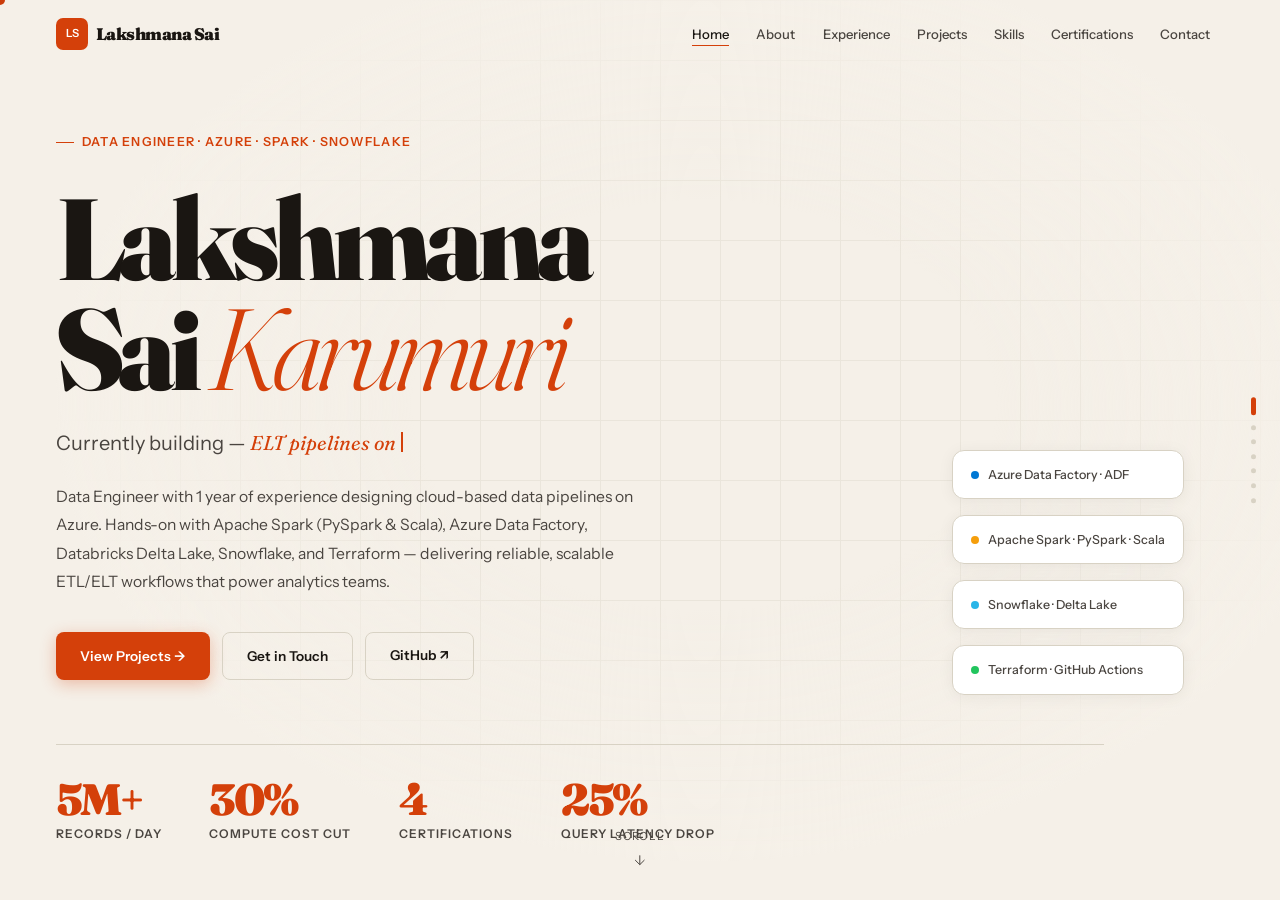
<file: index.html>
<!DOCTYPE html>
<html lang="en">
<head>
<meta charset="UTF-8"/>
<meta name="viewport" content="width=device-width,initial-scale=1"/>
<meta name="description" content="Lakshmana Sai Karumuri — Data Engineer | Azure | Spark | Snowflake"/>
<title>Lakshmana Sai Karumuri</title>
<link rel="preconnect" href="https://fonts.googleapis.com"/>
<link rel="preconnect" href="https://fonts.gstatic.com" crossorigin/>
<link href="https://fonts.googleapis.com/css2?family=Fraunces:ital,opsz,wght@0,9..144,300;0,9..144,500;0,9..144,700;0,9..144,900;1,9..144,300;1,9..144,700&family=Instrument+Sans:ital,wght@0,400;0,500;0,600;1,400&display=swap" rel="stylesheet"/>
<style>
*,*::before,*::after{margin:0;padding:0;box-sizing:border-box}
html{font-size:16px}
:root{
  --ink:#1a1612;--ink2:#4a4540;--paper:#f5f0e8;--cream:#ede8dd;
  --rule:#d8d2c4;--fire:#d4400a;--fire2:#ff6b35;--gold:#c8922a;
  --azure:#0078d4;--spark:#e25a1c;--snow:#29b5e8;
  --fh:'Fraunces',Georgia,serif;--fb:'Instrument Sans',system-ui,sans-serif;
  --nav:68px;--max:1160px;--ease:cubic-bezier(.77,0,.175,1);
  --snappy:cubic-bezier(.34,1.56,.64,1);
}
body{background:var(--paper);color:var(--ink);font-family:var(--fb);line-height:1.6;overflow-x:hidden;cursor:none}
a{color:inherit;text-decoration:none}
::selection{background:var(--fire);color:#fff}
::-webkit-scrollbar{width:3px}
::-webkit-scrollbar-thumb{background:var(--fire);border-radius:2px}

/* CURSOR */
#csr{position:fixed;width:10px;height:10px;background:var(--fire);border-radius:50%;pointer-events:none;z-index:9999;transform:translate(-50%,-50%);transition:width .25s var(--snappy),height .25s var(--snappy),background .2s;mix-blend-mode:multiply}
#csr.big{width:44px;height:44px;background:var(--fire2);opacity:.4}

/* NAV */
.nav{position:fixed;top:0;left:0;right:0;height:var(--nav);display:flex;align-items:center;padding:0 clamp(1.25rem,5vw,3.5rem);z-index:800;transition:background .4s,border-color .4s}
.nav.stuck{background:rgba(245,240,232,.92);backdrop-filter:blur(14px);border-bottom:1px solid var(--rule)}
.nav-brand{font-family:var(--fh);font-weight:900;font-size:1.05rem;letter-spacing:-.03em;cursor:pointer;display:flex;align-items:center;gap:.5rem}
.bsq{width:32px;height:32px;border-radius:7px;background:var(--fire);color:#fff;display:grid;place-items:center;font-size:.7rem;font-family:var(--fb);font-weight:600;flex-shrink:0}
.nav ul{margin-left:auto;display:flex;list-style:none}
.nav ul a{font-size:.82rem;font-weight:500;color:var(--ink2);padding:.45rem .85rem;border-radius:6px;cursor:pointer;transition:color .2s;position:relative}
.nav ul a::after{content:'';position:absolute;bottom:3px;left:.85rem;right:.85rem;height:1.5px;background:var(--fire);transform:scaleX(0);transform-origin:left;transition:transform .3s var(--ease)}
.nav ul a:hover{color:var(--ink)}
.nav ul a:hover::after,.nav ul a.on::after{transform:scaleX(1)}
.nav ul a.on{color:var(--ink)}
.burger{display:none;background:none;border:none;cursor:pointer;margin-left:auto;padding:6px;gap:4px;flex-direction:column}
.burger span{display:block;width:22px;height:1.5px;background:var(--ink);transition:.3s}
.burger.x span:nth-child(1){transform:translateY(5.5px) rotate(45deg)}
.burger.x span:nth-child(2){opacity:0}
.burger.x span:nth-child(3){transform:translateY(-5.5px) rotate(-45deg)}

/* MOBILE MENU */
.mob{position:fixed;inset:0;top:var(--nav);background:var(--paper);z-index:700;display:flex;flex-direction:column;justify-content:center;align-items:flex-start;padding:2rem clamp(1.25rem,8vw,4rem);gap:.5rem;clip-path:inset(0 0 100% 0);transition:clip-path .6s var(--ease)}
.mob.open{clip-path:inset(0 0 0% 0)}
.mob a{font-family:var(--fh);font-size:clamp(2rem,6vw,3.5rem);font-weight:700;color:var(--ink);cursor:pointer;opacity:0;transform:translateY(20px);transition:opacity .4s,transform .4s,color .2s}
.mob.open a{opacity:1;transform:none}
.mob.open a:nth-child(1){transition-delay:.05s}.mob.open a:nth-child(2){transition-delay:.1s}
.mob.open a:nth-child(3){transition-delay:.15s}.mob.open a:nth-child(4){transition-delay:.2s}
.mob.open a:nth-child(5){transition-delay:.25s}.mob.open a:nth-child(6){transition-delay:.3s}
.mob.open a:nth-child(7){transition-delay:.35s}
.mob a:hover{color:var(--fire)}

/* PAGE SYSTEM */
.pg{min-height:100vh;width:100%;position:absolute;top:0;left:0;display:none;flex-direction:column;will-change:transform,opacity}
.pg.cur{display:flex;position:relative}
.pg-in{animation:pgIn .65s var(--ease) both}
.pg-out{animation:pgOut .4s var(--ease) both;pointer-events:none}
@keyframes pgIn{from{opacity:0;transform:translateY(36px)}to{opacity:1;transform:none}}
@keyframes pgOut{from{opacity:1;transform:none}to{opacity:0;transform:translateY(-24px)}}

/* SHARED LAYOUT */
.wrap{width:100%;max-width:var(--max);margin:0 auto;padding:calc(var(--nav) + 4rem) clamp(1.25rem,5vw,3rem) 5rem}
.sh{margin-bottom:4rem}
.sh-num{font-family:var(--fh);font-size:.75rem;font-weight:500;color:var(--fire);letter-spacing:.12em;text-transform:uppercase;display:inline-flex;align-items:center;gap:.5rem;margin-bottom:1rem}
.sh-num::before{content:'';display:block;width:24px;height:1px;background:var(--fire)}
.sh h2{font-family:var(--fh);font-size:clamp(2.2rem,4.5vw,3.6rem);font-weight:900;letter-spacing:-.04em;line-height:1;color:var(--ink)}
.sh h2 em{font-style:italic;font-weight:300;color:var(--fire)}
.sh p{margin-top:.85rem;font-size:1rem;color:var(--ink2);max-width:500px;font-style:italic}

/* REVEAL */
.r{opacity:0;transform:translateY(28px);transition:opacity .7s var(--ease),transform .7s var(--ease)}
.r.show{opacity:1;transform:none}

/* DOTS */
.dots{position:fixed;right:1.5rem;top:50%;transform:translateY(-50%);display:flex;flex-direction:column;gap:.6rem;z-index:600}
.dot{width:5px;height:5px;border-radius:3px;background:var(--rule);border:none;cursor:pointer;transition:background .3s,height .3s}
.dot.on{background:var(--fire);height:18px}
@media(max-width:768px){.dots{display:none}}

/* BUTTONS */
.btn{display:inline-flex;align-items:center;gap:.45rem;font-family:var(--fb);font-size:.85rem;font-weight:600;border-radius:8px;padding:.75rem 1.5rem;cursor:pointer;border:none;transition:transform .25s var(--snappy),box-shadow .25s}
.btn:active{transform:scale(.97)!important}
.btn-fire{background:var(--fire);color:#fff;box-shadow:0 4px 16px rgba(212,64,10,.3)}
.btn-fire:hover{transform:translateY(-3px);box-shadow:0 8px 28px rgba(212,64,10,.4)}
.btn-ghost{background:transparent;color:var(--ink);border:1.5px solid var(--rule)}
.btn-ghost:hover{border-color:var(--ink);transform:translateY(-2px)}
.btn-sm{padding:.5rem 1.1rem;font-size:.78rem;border-radius:6px}
.btn-link{display:inline-flex;align-items:center;gap:.35rem;font-size:.82rem;font-weight:600;color:var(--fire);border:none;background:none;cursor:pointer;padding:0;transition:gap .2s}
.btn-link:hover{gap:.6rem}

/* ── HOME ── */
#home{justify-content:center;min-height:100vh;overflow:hidden;position:relative}
.grid-bg{position:absolute;inset:0;background-image:linear-gradient(var(--rule) 1px,transparent 1px),linear-gradient(90deg,var(--rule) 1px,transparent 1px);background-size:60px 60px;opacity:.35;animation:gridScroll 20s linear infinite;z-index:0}
@keyframes gridScroll{from{background-position:0 0}to{background-position:60px 60px}}
.radial-fade{position:absolute;inset:0;background:radial-gradient(ellipse 65% 65% at 55% 45%,transparent 35%,var(--paper) 78%);z-index:0}
.home-body{position:relative;z-index:1;max-width:var(--max);width:100%;padding:0 clamp(1.25rem,5vw,3.5rem);padding-top:var(--nav)}

.h-tag{display:inline-flex;align-items:center;gap:.5rem;font-size:.78rem;font-weight:600;letter-spacing:.1em;text-transform:uppercase;color:var(--fire);margin-bottom:2rem;opacity:0;animation:up .6s .1s var(--ease) forwards}
.h-tag::before{content:'';display:block;width:18px;height:1px;background:var(--fire)}
.h-name{font-family:var(--fh);font-size:clamp(3.5rem,9vw,8rem);font-weight:900;letter-spacing:-.05em;line-height:.95;color:var(--ink);opacity:0;animation:up .7s .2s var(--ease) forwards}
.h-name em{font-style:italic;font-weight:300;color:var(--fire)}
.h-role{margin-top:1.5rem;font-size:clamp(1rem,2vw,1.25rem);font-weight:400;color:var(--ink2);opacity:0;animation:up .7s .35s var(--ease) forwards}
.type-el{color:var(--fire);font-style:italic;font-family:var(--fh)}
.blink{display:inline-block;width:2px;height:1em;background:var(--fire);margin-left:1px;vertical-align:-.1em;animation:blink .85s infinite}
@keyframes blink{0%,100%{opacity:1}50%{opacity:0}}
.h-bio{margin-top:1.5rem;max-width:580px;font-size:.98rem;color:var(--ink2);line-height:1.8;opacity:0;animation:up .7s .48s var(--ease) forwards}
.h-actions{margin-top:2.25rem;display:flex;flex-wrap:wrap;gap:.75rem;opacity:0;animation:up .7s .6s var(--ease) forwards}
.h-stats{display:flex;flex-wrap:wrap;gap:3rem;margin-top:4rem;padding-top:2rem;border-top:1px solid var(--rule);opacity:0;animation:up .7s .75s var(--ease) forwards}
.stat h4{font-family:var(--fh);font-size:2.75rem;font-weight:900;color:var(--fire);letter-spacing:-.06em;line-height:1}
.stat p{font-size:.75rem;font-weight:600;letter-spacing:.08em;text-transform:uppercase;color:var(--ink2);margin-top:.2rem}

.h-badges{position:absolute;right:clamp(1rem,8vw,6rem);top:50%;transform:translateY(-40%);display:flex;flex-direction:column;gap:1rem;opacity:0;animation:up .8s .9s var(--ease) forwards;z-index:1}
.hb{background:#fff;border:1px solid var(--rule);border-radius:12px;padding:.85rem 1.1rem;font-size:.78rem;font-weight:500;color:var(--ink2);display:flex;align-items:center;gap:.6rem;box-shadow:0 2px 16px rgba(0,0,0,.06);transition:transform .4s var(--snappy),box-shadow .4s}
.hb:hover{transform:translateY(-4px) rotate(-1deg);box-shadow:0 8px 30px rgba(0,0,0,.1)}
.db{width:8px;height:8px;border-radius:50%;flex-shrink:0}
.dg{background:#22c55e}.da{background:#f59e0b}.db2{background:#0078d4}.dp{background:#29b5e8}

.scrl{position:absolute;bottom:2rem;left:50%;transform:translateX(-50%);display:flex;flex-direction:column;align-items:center;gap:.4rem;z-index:1;color:var(--ink2);font-size:.7rem;letter-spacing:.08em;text-transform:uppercase;cursor:pointer;animation:fade 2s ease infinite}
.scrl svg{animation:bounce 1.4s ease infinite}
@keyframes bounce{0%,100%{transform:translateY(0)}50%{transform:translateY(5px)}}
@keyframes fade{0%,100%{opacity:.5}50%{opacity:1}}
@keyframes up{from{opacity:0;transform:translateY(24px)}to{opacity:1;transform:none}}

/* ── ABOUT ── */
.ab-grid{display:grid;grid-template-columns:1fr 1fr;gap:3rem;align-items:start}
@media(max-width:820px){.ab-grid{grid-template-columns:1fr}}
.ab-card{background:#fff;border:1px solid var(--rule);border-radius:16px;padding:2.25rem;transition:transform .4s var(--snappy),box-shadow .4s}
.ab-card:hover{transform:translateY(-5px);box-shadow:0 12px 40px rgba(0,0,0,.08)}
.ab-card h3{font-family:var(--fh);font-size:1.5rem;font-weight:700;letter-spacing:-.03em;margin-bottom:1.25rem}
.ab-card p{font-size:.9rem;color:var(--ink2);line-height:1.8;margin-bottom:.85rem}
.hi-grid{display:grid;grid-template-columns:1fr 1fr;gap:1rem}
.hi{background:#fff;border:1px solid var(--rule);border-radius:14px;padding:1.5rem;transition:border-color .3s,transform .4s var(--snappy),box-shadow .4s;position:relative;overflow:hidden}
.hi::before{content:'';position:absolute;inset:0;background:linear-gradient(135deg,rgba(212,64,10,.04) 0%,transparent 60%);opacity:0;transition:opacity .3s}
.hi:hover{border-color:var(--fire);transform:translateY(-4px);box-shadow:0 10px 30px rgba(212,64,10,.1)}
.hi:hover::before{opacity:1}
.hi-ic{font-size:1.5rem;margin-bottom:.7rem}
.hi h4{font-family:var(--fh);font-size:.95rem;font-weight:700;margin-bottom:.35rem}
.hi p{font-size:.78rem;color:var(--ink2);line-height:1.6}

/* ── EXPERIENCE ── */
.xp-list{display:grid;gap:1.5rem}
.xp{background:#fff;border:1px solid var(--rule);border-radius:16px;padding:2.25rem 2.25rem 2rem;transition:border-color .3s,transform .45s var(--snappy),box-shadow .45s;position:relative;overflow:hidden}
.xp::after{content:'';position:absolute;left:0;top:0;bottom:0;width:3px;background:var(--fire);transform:scaleY(0);transform-origin:top;transition:transform .5s var(--ease)}
.xp:hover{border-color:rgba(212,64,10,.2);transform:translateX(6px);box-shadow:0 8px 36px rgba(0,0,0,.07)}
.xp:hover::after{transform:scaleY(1)}
.xp-h{display:flex;justify-content:space-between;align-items:flex-start;flex-wrap:wrap;gap:.5rem;margin-bottom:.5rem}
.xp-co{font-family:var(--fh);font-size:1.35rem;font-weight:800;letter-spacing:-.03em}
.xp-role{font-size:.82rem;font-weight:600;color:var(--fire);margin-top:.15rem;letter-spacing:.02em}
.xp-date{font-size:.72rem;font-weight:600;letter-spacing:.06em;text-transform:uppercase;color:var(--ink2);background:var(--cream);border:1px solid var(--rule);padding:.3rem .75rem;border-radius:20px;white-space:nowrap}
.xp ul{margin-top:1.1rem;list-style:none;display:flex;flex-direction:column;gap:.55rem}
.xp ul li{font-size:.875rem;color:var(--ink2);padding-left:1.3rem;position:relative;line-height:1.7}
.xp ul li::before{content:'→';position:absolute;left:0;color:var(--fire);font-size:.7rem;top:.18em;font-weight:700}
.pill{display:inline;background:rgba(212,64,10,.1);color:var(--fire);border-radius:3px;padding:0 3px;font-size:.8rem;font-weight:700}

/* ── PROJECTS ── */
.pj-grid{display:grid;grid-template-columns:repeat(auto-fill,minmax(400px,1fr));gap:1.5rem}
@media(max-width:500px){.pj-grid{grid-template-columns:1fr}}
.pj{background:#fff;border:1px solid var(--rule);border-radius:16px;padding:2rem;display:flex;flex-direction:column;gap:1.1rem;transition:border-color .3s,box-shadow .45s;cursor:default}
.pj:hover{border-color:var(--fire);box-shadow:0 20px 56px rgba(212,64,10,.12)}
.pj-top{display:flex;align-items:center;gap:1rem}
.pj-ic{width:52px;height:52px;border-radius:14px;background:var(--cream);border:1px solid var(--rule);display:grid;place-items:center;font-size:1.4rem;flex-shrink:0;transition:background .3s}
.pj:hover .pj-ic{background:rgba(212,64,10,.08)}
.pj-name{font-family:var(--fh);font-size:1.05rem;font-weight:800;letter-spacing:-.02em;line-height:1.25}
.pj-period{font-size:.72rem;color:var(--ink2);margin-top:.2rem}
.pj ul{list-style:none;flex:1;display:flex;flex-direction:column;gap:.45rem}
.pj ul li{font-size:.84rem;color:var(--ink2);padding-left:1.25rem;position:relative;line-height:1.65}
.pj ul li::before{content:'▸';position:absolute;left:0;color:var(--gold);font-size:.65rem;top:.2em}
.pj-tags{display:flex;flex-wrap:wrap;gap:.4rem}
.tag{font-size:.7rem;font-weight:600;padding:.22rem .65rem;border-radius:5px;background:var(--cream);color:var(--ink2);border:1px solid var(--rule);transition:background .2s,color .2s,border-color .2s}
.pj:hover .tag{background:rgba(212,64,10,.07);border-color:rgba(212,64,10,.2);color:var(--fire)}
.pj-foot{display:flex;justify-content:flex-end}

/* ── SKILLS ── */
.sk-grid{display:grid;grid-template-columns:repeat(auto-fill,minmax(240px,1fr));gap:1.1rem}
.sk{background:#fff;border:1px solid var(--rule);border-radius:14px;padding:1.5rem;transition:border-color .3s,transform .4s var(--snappy)}
.sk:hover{border-color:var(--fire);transform:translateY(-4px)}
.sk-h{display:flex;align-items:center;gap:.65rem;margin-bottom:1.1rem}
.sk-ic{width:36px;height:36px;border-radius:9px;display:grid;place-items:center;font-size:1rem;flex-shrink:0;background:var(--cream);border:1px solid var(--rule)}
.sk h3{font-family:var(--fh);font-size:.9rem;font-weight:800;letter-spacing:-.01em}
.bgs{display:flex;flex-wrap:wrap;gap:.35rem}
.b{font-size:.68rem;font-weight:600;padding:.2rem .6rem;border-radius:5px;border:1px solid}
.b1{background:rgba(59,130,246,.08);color:#2563eb;border-color:rgba(59,130,246,.2)}
.b2{background:rgba(124,58,237,.08);color:#7c3aed;border-color:rgba(124,58,237,.2)}
.b3{background:rgba(0,120,212,.08);color:#0078d4;border-color:rgba(0,120,212,.2)}
.b4{background:rgba(245,158,11,.08);color:#b45309;border-color:rgba(245,158,11,.2)}
.b5{background:rgba(212,64,10,.08);color:var(--fire);border-color:rgba(212,64,10,.2)}
.b6{background:rgba(41,181,232,.08);color:#0ea5d4;border-color:rgba(41,181,232,.2)}
.b7{background:rgba(16,185,129,.08);color:#059669;border-color:rgba(16,185,129,.2)}
.dom{margin-top:2rem;padding:1.75rem;background:#fff;border:1px solid var(--rule);border-radius:14px}
.dom h3{font-size:.7rem;font-weight:700;letter-spacing:.1em;text-transform:uppercase;color:var(--ink2);margin-bottom:1rem}
.dom-tags{display:flex;flex-wrap:wrap;gap:.5rem}
.dt{font-size:.78rem;font-weight:600;padding:.35rem 1rem;border-radius:20px;border:1.5px solid var(--rule);color:var(--ink);transition:border-color .2s,color .2s,transform .3s var(--snappy)}
.dt:hover{border-color:var(--fire);color:var(--fire);transform:translateY(-2px)}

/* ── CERTS ── */
.ct-grid{display:grid;grid-template-columns:repeat(auto-fill,minmax(300px,1fr));gap:1rem}
.cc{background:#fff;border:1px solid var(--rule);border-radius:14px;padding:1.5rem;display:flex;gap:1rem;align-items:flex-start;transition:border-color .3s,transform .4s var(--snappy),box-shadow .4s}
.cc:hover{border-color:var(--gold);transform:translateY(-3px);box-shadow:0 8px 28px rgba(200,146,42,.12)}
.cc-ic{width:40px;height:40px;border-radius:10px;background:rgba(200,146,42,.1);border:1px solid rgba(200,146,42,.2);display:grid;place-items:center;font-size:1.1rem;flex-shrink:0}
.cc h4{font-family:var(--fh);font-size:.9rem;font-weight:700;line-height:1.3;letter-spacing:-.01em}
.cc p{font-size:.75rem;color:var(--ink2);margin-top:.25rem}
.cc-badge{display:inline-flex;align-items:center;gap:.3rem;font-size:.65rem;font-weight:700;letter-spacing:.06em;text-transform:uppercase;color:var(--gold);background:rgba(200,146,42,.08);border:1px solid rgba(200,146,42,.2);border-radius:4px;padding:.15rem .5rem;margin-top:.4rem}

/* ── CONTACT ── */
.cg{display:grid;grid-template-columns:1fr 1fr;gap:3rem;align-items:start}
@media(max-width:740px){.cg{grid-template-columns:1fr}}
.ci-card{background:#fff;border:1px solid var(--rule);border-radius:16px;padding:2.25rem}
.ci-card h3{font-family:var(--fh);font-size:1.4rem;font-weight:800;letter-spacing:-.03em;margin-bottom:1.75rem}
.ci-item{display:flex;align-items:center;gap:1rem;margin-bottom:1.25rem}
.ci-ic{width:40px;height:40px;border-radius:10px;background:var(--cream);border:1px solid var(--rule);display:grid;place-items:center;font-size:.95rem;flex-shrink:0}
.ci-item span{font-size:.88rem}
.ci-item a{transition:color .2s}
.ci-item a:hover{color:var(--fire)}
.cl{display:flex;flex-direction:column;gap:.75rem;margin-top:1rem}
.cl a{display:flex;align-items:center;gap:.9rem;background:var(--cream);border:1px solid var(--rule);border-radius:12px;padding:1rem 1.25rem;font-size:.85rem;font-weight:500;transition:border-color .25s,background .25s,transform .3s var(--snappy)}
.cl a:hover{border-color:var(--fire);background:#fff;transform:translateX(6px)}
.cl a .ar{margin-left:auto;color:var(--ink2);transition:transform .3s,color .2s}
.cl a:hover .ar{transform:translateX(4px);color:var(--fire)}
.ifr{border-radius:16px;overflow:hidden;border:1px solid var(--rule);height:480px;background:#fff}
.ifr iframe{width:100%;height:100%;border:none}

/* FOOTER */
footer{text-align:center;padding:2rem;border-top:1px solid var(--rule);font-size:.78rem;color:var(--ink2)}

/* RESPONSIVE */
@media(max-width:768px){
  .nav ul{display:none}
  .burger{display:flex}
  .h-badges{display:none}
  .h-stats{gap:1.5rem}
}
@media(max-width:480px){.hi-grid{grid-template-columns:1fr 1fr}}
</style>
</head>
<body>

<div id="csr"></div>

<!-- NAV -->
<nav class="nav" id="nav">
  <div class="nav-brand" onclick="go('home')">
    <div class="bsq">LS</div>Lakshmana Sai
  </div>
  <ul>
    <li><a onclick="go('home')"          data-p="home"          class="on">Home</a></li>
    <li><a onclick="go('about')"         data-p="about">About</a></li>
    <li><a onclick="go('experience')"    data-p="experience">Experience</a></li>
    <li><a onclick="go('projects')"      data-p="projects">Projects</a></li>
    <li><a onclick="go('skills')"        data-p="skills">Skills</a></li>
    <li><a onclick="go('certifications')"data-p="certifications">Certifications</a></li>
    <li><a onclick="go('contact')"       data-p="contact">Contact</a></li>
  </ul>
  <button class="burger" id="burger" aria-label="menu">
    <span></span><span></span><span></span>
  </button>
</nav>

<div class="mob" id="mob">
  <a onclick="go('home');cm()">Home</a>
  <a onclick="go('about');cm()">About</a>
  <a onclick="go('experience');cm()">Experience</a>
  <a onclick="go('projects');cm()">Projects</a>
  <a onclick="go('skills');cm()">Skills</a>
  <a onclick="go('certifications');cm()">Certifications</a>
  <a onclick="go('contact');cm()">Contact</a>
</div>

<div class="dots" id="dots">
  <button class="dot on"  onclick="go('home')"></button>
  <button class="dot"     onclick="go('about')"></button>
  <button class="dot"     onclick="go('experience')"></button>
  <button class="dot"     onclick="go('projects')"></button>
  <button class="dot"     onclick="go('skills')"></button>
  <button class="dot"     onclick="go('certifications')"></button>
  <button class="dot"     onclick="go('contact')"></button>
</div>

<!-- HOME -->
<div class="pg cur" id="home">
  <div style="display:flex;flex-direction:column;justify-content:center;min-height:100vh;position:relative">
    <div class="grid-bg"></div>
    <div class="radial-fade"></div>
    <div class="home-body">
      <div class="h-tag">Data Engineer · Azure · Spark · Snowflake</div>
      <h1 class="h-name">Lakshmana<br>Sai <em>Karumuri</em></h1>
      <p class="h-role">Currently building — <span class="type-el" id="typ"></span><span class="blink"></span></p>
      <p class="h-bio">Data Engineer with 1 year of experience designing cloud-based data pipelines on Azure. Hands-on with Apache Spark (PySpark & Scala), Azure Data Factory, Databricks Delta Lake, Snowflake, and Terraform — delivering reliable, scalable ETL/ELT workflows that power analytics teams.</p>
      <div class="h-actions">
        <button class="btn btn-fire" onclick="go('projects')">View Projects →</button>
        <button class="btn btn-ghost" onclick="go('contact')">Get in Touch</button>
        <a class="btn btn-ghost" href="https://github.com/lakshmanasai5421" target="_blank">GitHub ↗</a>
      </div>
      <div class="h-stats">
        <div class="stat"><h4>5M+</h4><p>Records / Day</p></div>
        <div class="stat"><h4>30%</h4><p>Compute Cost Cut</p></div>
        <div class="stat"><h4>4</h4><p>Certifications</p></div>
        <div class="stat"><h4>25%</h4><p>Query Latency Drop</p></div>
      </div>
    </div>
    <div class="h-badges">
      <div class="hb"><span class="db db2"></span>Azure Data Factory · ADF</div>
      <div class="hb"><span class="db da"></span>Apache Spark · PySpark · Scala</div>
      <div class="hb"><span class="db dp"></span>Snowflake · Delta Lake</div>
      <div class="hb"><span class="db dg"></span>Terraform · GitHub Actions</div>
    </div>
    <div class="scrl" onclick="go('about')">
      <span>scroll</span>
      <svg width="16" height="16" fill="none" stroke="currentColor" stroke-width="1.5" viewBox="0 0 24 24"><path d="M12 5v14M5 12l7 7 7-7"/></svg>
    </div>
  </div>
</div>

<!-- ABOUT -->
<div class="pg" id="about">
  <div class="wrap">
    <div class="sh">
      <div class="sh-num">01 — About</div>
      <h2>Engineering data<br><em>at scale.</em></h2>
      <p>From raw ingestion to analytics-ready pipelines — bridging big data and cloud engineering.</p>
    </div>
    <div class="ab-grid">
      <div class="ab-card r">
        <h3>Hi, I'm Lakshmana Sai 👋</h3>
        <p>I hold a B.Tech in Artificial Intelligence &amp; Data Science from VKR VNB &amp; AGK College of Engineering, Gudivada, Andhra Pradesh (2021–2025).</p>
        <p>I'm currently a Data Engineer at Cynosure Software Solutions in Hyderabad, where I design and maintain ELT pipelines in Azure Data Factory, process ~5 million records daily, and architect Databricks Delta Lake Bronze-Silver-Gold medallion pipelines.</p>
        <p>I combine deep Azure ecosystem expertise (ADF, ADLS Gen2, Key Vault, Synapse) with Apache Spark (PySpark &amp; Scala), Snowflake, and full IaC automation via Terraform and GitHub Actions.</p>
        <div style="margin-top:1.5rem;display:flex;gap:.7rem;flex-wrap:wrap">
          <a class="btn btn-fire btn-sm" href="https://linkedin.com/in/lakshmana-sai-karumuri" target="_blank">LinkedIn ↗</a>
          <button class="btn btn-ghost btn-sm" onclick="go('contact')">Contact Me</button>
        </div>
      </div>
      <div class="hi-grid">
        <div class="hi r" style="transition-delay:.08s"><div class="hi-ic">☁️</div><h4>Azure Data Engineering</h4><p>ADF pipelines, ADLS Gen2, Synapse, Key Vault — end-to-end Azure data platform.</p></div>
        <div class="hi r" style="transition-delay:.16s"><div class="hi-ic">⚡</div><h4>Apache Spark</h4><p>PySpark & Scala for heavy transformations, window functions, and SCD Type 2 logic.</p></div>
        <div class="hi r" style="transition-delay:.24s"><div class="hi-ic">❄️</div><h4>Snowflake</h4><p>Streams, Tasks, RBAC, Time Travel — from staging to reporting schema design.</p></div>
        <div class="hi r" style="transition-delay:.32s"><div class="hi-ic">🏗️</div><h4>Infrastructure as Code</h4><p>Terraform + GitHub Actions CI/CD for fully repeatable, multi-environment deployments.</p></div>
      </div>
    </div>
  </div>
</div>

<!-- EXPERIENCE -->
<div class="pg" id="experience">
  <div class="wrap">
    <div class="sh">
      <div class="sh-num">02 — Experience</div>
      <h2>Where I've made<br><em>real impact.</em></h2>
      <p>Hands-on experience in data engineering, cloud pipelines, and big data processing.</p>
    </div>
    <div class="xp-list">
      <div class="xp r">
        <div class="xp-h">
          <div>
            <div class="xp-co">Cynosure Software Solutions Pvt Ltd</div>
            <div class="xp-role">Data Engineer (Full-Time) · Hyderabad, Telangana</div>
          </div>
          <span class="xp-date">May 2025 – Present</span>
        </div>
        <ul>
          <li>Designing and maintaining ELT pipelines in Azure Data Factory pulling data from REST APIs and on-premise SQL sources into ADLS Gen2 raw zones — processing approximately <span class="pill">5M records/day</span>.</li>
          <li>Implemented Databricks Delta Lake transformations (Bronze-Silver-Gold medallion), improving data quality and reducing downstream query latency by <span class="pill">−25%</span>.</li>
          <li>Coordinating with the analytics team to define Snowflake data models, loading curated Delta tables into Snowflake reporting schemas via Snowflake Streams and Tasks for CDC.</li>
          <li>Managing pipeline secrets and storage access keys through Azure Key Vault integrated with Databricks secret scopes — maintaining zero-trust credential handling across environments.</li>
        </ul>
      </div>
      <div class="xp r" style="transition-delay:.1s">
        <div class="xp-h">
          <div>
            <div class="xp-co">Cynosure Software Solutions Pvt Ltd</div>
            <div class="xp-role">Data Engineer Intern · Hyderabad, Telangana</div>
          </div>
          <span class="xp-date">Jan 2025 – May 2025</span>
        </div>
        <ul>
          <li>Assisted in developing parameterized ADF pipelines with trigger-based scheduling and reusable linked services, reducing pipeline setup time for new source onboarding.</li>
          <li>Wrote PySpark scripts in Databricks notebooks for data cleansing, null handling, and type normalization across raw ingestion datasets — supporting the Bronze-to-Silver transition.</li>
          <li>Supported Snowflake environment setup including staging tables, file format definitions, and COPY INTO workflows for bulk CSV loading from ADLS Gen2 external stages.</li>
          <li>Contributed to GitHub Actions workflow files for automated ADF ARM template deployments and Databricks notebook sync across dev and staging branches.</li>
        </ul>
      </div>
    </div>
  </div>
</div>

<!-- PROJECTS -->
<div class="pg" id="projects">
  <div class="wrap">
    <div class="sh">
      <div class="sh-num">03 — Projects</div>
      <h2>Things I've<br><em>actually built.</em></h2>
      <p>Real-time lakehouse pipelines and metadata-driven ETL frameworks on Azure.</p>
    </div>
    <div class="pj-grid">
      <div class="pj r">
        <div class="pj-top">
          <div class="pj-ic">🏔️</div>
          <div><div class="pj-name">Real-Time Lakehouse Pipeline using Azure Databricks & Snowflake</div><div class="pj-period">Jan 2026 – Mar 2026</div></div>
        </div>
        <ul>
          <li>Bronze-Silver-Gold medallion pipeline ingesting raw API and flat-file data into ADLS Gen2 via ADF, transforming with PySpark on Databricks, and loading Gold-layer tables into Snowflake for Power BI reporting.</li>
          <li>Snowflake Streams and Tasks for incremental CDC from the Gold Delta layer — avoiding full reloads and cutting Snowflake compute costs by <strong style="color:var(--fire)">~30%</strong>.</li>
          <li>Secured credentials using Azure Key Vault with Databricks secret scopes; applied Snowflake column-level RBAC to restrict sensitive fields from non-authorized roles.</li>
          <li>All Azure resources provisioned via Terraform, deployed through GitHub Actions CI/CD on push to main — fully repeatable environment setup.</li>
        </ul>
        <div class="pj-tags">
          <span class="tag">ADF</span><span class="tag">ADLS Gen2</span><span class="tag">PySpark</span><span class="tag">Scala Spark</span><span class="tag">Delta Lake</span><span class="tag">Snowflake</span><span class="tag">Azure Key Vault</span><span class="tag">Terraform</span>
        </div>
        <div class="pj-foot"><a class="btn-link" href="https://github.com/lakshmanasai5421" target="_blank"></a></div>
      </div>

      <div class="pj r" style="transition-delay:.1s">
        <div class="pj-top">
          <div class="pj-ic">⚙️</div>
          <div><div class="pj-name">Metadata-Driven ETL Framework using Azure Data Factory & Spark</div><div class="pj-period">Dec 2025 – Feb 2026</div></div>
        </div>
        <ul>
          <li>Configuration-driven ADF framework where pipeline behavior (source path, load type, target table) was controlled by a metadata table in Azure SQL DB — new sources onboarded without code changes.</li>
          <li>Scala Spark jobs on Databricks for heavy transformations including window functions, aggregations, and SCD Type 2 logic across multi-million-row datasets.</li>
          <li>PySpark data quality checks validating row counts, null thresholds, and referential integrity before each layer promotion — failures logged to an audit table in Azure SQL DB.</li>
          <li>GitHub Actions CI/CD validated Terraform plans, applied infrastructure changes, and published updated ADF JSON templates to the production factory.</li>
        </ul>
        <div class="pj-tags">
          <span class="tag">Azure Data Factory</span><span class="tag">Databricks</span><span class="tag">Scala Spark</span><span class="tag">ADLS Gen2</span><span class="tag">Azure SQL DB</span><span class="tag">GitHub Actions</span>
        </div>
        <div class="pj-foot"><a class="btn-link" href="https://github.com/lakshmanasai5421" target="_blank"></a></div>
      </div>

      <div class="pj r" style="transition-delay:.2s">
        <div class="pj-top">
          <div class="pj-ic">🌐</div>
          <div><div class="pj-name">Automated Multi-Cloud Infrastructure Deployment with CI/CD</div><div class="pj-period">Jan 2026 – Mar 2026</div></div>
        </div>
        <ul>
          <li>Modular Terraform configurations provisioning ADF, ADLS Gen2 (hierarchical namespace), Azure SQL DB, and Azure Key Vault across dev, staging, and prod from a single codebase.</li>
          <li>GitHub Actions pipelines with environment-specific approvals — terraform plan on PRs and terraform apply on merge to main, reducing manual provisioning effort significantly.</li>
          <li>IAM role assignments and Key Vault access policies in Terraform enforcing least-privilege for ADF managed identity, Databricks service principal, and developer groups.</li>
          <li>Terraform remote state in Azure Blob Storage backend with state locking — preventing concurrent apply conflicts during team deployments.</li>
        </ul>
        <div class="pj-tags">
          <span class="tag">Terraform</span><span class="tag">GitHub Actions</span><span class="tag">Azure Key Vault</span><span class="tag">ADLS Gen2</span><span class="tag">Azure SQL DB</span><span class="tag">Azure Data Factory</span>
        </div>
        <div class="pj-foot"><a class="btn-link" href="https://github.com/lakshmanasai5421" target="_blank"></a></div>
      </div>
    </div>
  </div>
</div>

<!-- SKILLS -->
<div class="pg" id="skills">
  <div class="wrap">
    <div class="sh">
      <div class="sh-num">04 — Skills</div>
      <h2>My technical<br><em>toolkit.</em></h2>
      <p>Languages, big data frameworks, cloud platforms, and tools I use daily.</p>
    </div>
    <div class="sk-grid">
      <div class="sk r" style="transition-delay:0s"><div class="sk-h"><div class="sk-ic">💻</div><h3>Languages</h3></div><div class="bgs"><span class="b b1">Python</span><span class="b b1">Scala</span><span class="b b1">SQL</span><span class="b b1">Bash</span></div></div>
      <div class="sk r" style="transition-delay:.07s"><div class="sk-h"><div class="sk-ic">⚡</div><h3>Big Data</h3></div><div class="bgs"><span class="b b2">Apache Spark</span><span class="b b2">PySpark</span><span class="b b2">Spark SQL</span><span class="b b2">Databricks</span><span class="b b2">Delta Lake</span></div></div>
      <div class="sk r" style="transition-delay:.14s"><div class="sk-h"><div class="sk-ic">☁️</div><h3>Azure Services</h3></div><div class="bgs"><span class="b b3">Azure Data Factory</span><span class="b b3">ADLS Gen2</span><span class="b b3">Azure Key Vault</span><span class="b b3">Azure SQL DB</span><span class="b b3">Azure Synapse</span></div></div>
      <div class="sk r" style="transition-delay:.21s"><div class="sk-h"><div class="sk-ic">❄️</div><h3>Data Warehousing</h3></div><div class="bgs"><span class="b b6">Snowflake</span><span class="b b6">Streams & Tasks</span><span class="b b6">RBAC</span><span class="b b6">Time Travel</span><span class="b b6">Delta Lake</span></div></div>
      <div class="sk r" style="transition-delay:.28s"><div class="sk-h"><div class="sk-ic">🏗️</div><h3>DevOps & IaC</h3></div><div class="bgs"><span class="b b5">Terraform</span><span class="b b5">GitHub Actions</span><span class="b b5">CI/CD</span><span class="b b5">Git</span></div></div>
      <div class="sk r" style="transition-delay:.35s"><div class="sk-h"><div class="sk-ic">🗄️</div><h3>Databases & Viz</h3></div><div class="bgs"><span class="b b7">MySQL</span><span class="b b7">Snowflake</span><span class="b b7">Azure SQL DB</span><span class="b b7">Power BI</span><span class="b b7">Matplotlib</span><span class="b b7">Seaborn</span></div></div>
    </div>
    <div class="dom r" style="transition-delay:.42s">
      <h3>Domain Expertise</h3>
      <div class="dom-tags">
        <span class="dt">Data Engineering</span><span class="dt">ETL / ELT Pipelines</span>
        <span class="dt">Cloud Data Architecture</span><span class="dt">Lakehouse Design</span>
        <span class="dt">Infrastructure as Code</span><span class="dt">Change Data Capture</span>
        <span class="dt">Data Quality & Governance</span><span class="dt">CI/CD Automation</span>
      </div>
    </div>
  </div>
</div>

<!-- CERTIFICATIONS -->
<div class="pg" id="certifications">
  <div class="wrap">
    <div class="sh">
      <div class="sh-num">05 — Certifications</div>
      <h2>Credentials &amp;<br><em>training.</em></h2>
      <p>Industry-recognized certifications across Azure, Spark, Snowflake, and Terraform.</p>
    </div>
    <div class="ct-grid">
      <div class="cc r" style="transition-delay:0s">
        <div class="cc-ic">🔷</div>
        <div>
          <h4>Microsoft Certified: Azure Data Engineer Associate (DP-203)</h4>
          <p>Microsoft</p>
          <div class="cc-badge">⭐ Industry Cert</div>
        </div>
      </div>
      <div class="cc r" style="transition-delay:.07s">
        <div class="cc-ic">⚡</div>
        <div>
          <h4>Databricks Certified Associate Developer for Apache Spark</h4>
          <p>Databricks</p>
          <div class="cc-badge">⭐ Industry Cert</div>
        </div>
      </div>
      <div class="cc r" style="transition-delay:.14s">
        <div class="cc-ic">❄️</div>
        <div>
          <h4>SnowPro Core Certification</h4>
          <p>Snowflake</p>
          <div class="cc-badge">⭐ Industry Cert</div>
        </div>
      </div>
      <div class="cc r" style="transition-delay:.21s">
        <div class="cc-ic">🏗️</div>
        <div>
          <h4>HashiCorp Certified: Terraform Associate</h4>
          <p>HashiCorp</p>
          <div class="cc-badge">⭐ Industry Cert</div>
        </div>
      </div>
    </div>
  </div>
</div>

<!-- CONTACT -->
<div class="pg" id="contact">
  <div class="wrap">
    <div class="sh">
      <div class="sh-num">06 — Contact</div>
      <h2>Let's work<br><em>together.</em></h2>
      <p>Open to full-time data engineering roles, collaborations, and consulting.</p>
    </div>
    <div class="cg">
      <div>
        <div class="ci-card r">
          <h3>Get in Touch</h3>
          <div class="ci-item"><div class="ci-ic">📍</div><span>Hyderabad, Telangana<br><small style="color:var(--ink2)">Originally from Gudivada, AP · Available Nationwide</small></span></div>
          <div class="ci-item"><div class="ci-ic">📞</div><span><a href="tel:+919398175790">+91 93981 75790</a></span></div>
          <div class="ci-item"><div class="ci-ic">✉️</div><span><a href="mailto:lakshmanasai.karumuri2k22@gmail.com">lakshmanasai.karumuri2k22@gmail.com</a></span></div>
        </div>
        <div class="cl r" style="transition-delay:.1s">
          <a href="https://linkedin.com/in/lakshmana-sai-karumuri" target="_blank"><span>💼</span><span>LinkedIn Profile</span><span class="ar">→</span></a>
          <a href="https://github.com/lakshmanasai5421" target="_blank"><span>💻</span><span>GitHub — lakshmanasai5421</span><span class="ar">→</span></a>
          <a href="https://lakshmanasai-b8de7.web.app" target="_blank"><span>🌐</span><span>Portfolio Website</span><span class="ar">→</span></a>
        </div>
      </div>
      <div class="ifr r" style="transition-delay:.15s">
        <iframe title="Contact Form" aria-label="Send Message" loading="lazy" src="https://forms.zohopublic.in/datasciencebatch02gm1/form/SendMessage/formperma/JN4Vfq3p2yMy-svYS4nn_bFNcMaVMRfQ-S7sVAzGaX8"></iframe>
      </div>
    </div>
  </div>
  <footer>© 2026 Lakshmana Sai Karumuri — Built with care, not a template.</footer>
</div>

<script>
/* CURSOR */
const csr=document.getElementById('csr');
let mx=0,my=0,cx=0,cy=0;
document.addEventListener('mousemove',e=>{mx=e.clientX;my=e.clientY});
(function loop(){cx+=(mx-cx)*.18;cy+=(my-cy)*.18;csr.style.left=cx+'px';csr.style.top=cy+'px';requestAnimationFrame(loop)})();
document.querySelectorAll('a,button,.pj,.hi,.sk,.cc,.xp,.ab-card').forEach(el=>{
  el.addEventListener('mouseenter',()=>csr.classList.add('big'));
  el.addEventListener('mouseleave',()=>csr.classList.remove('big'));
});

/* PAGES */
const PGS=['home','about','experience','projects','skills','certifications','contact'];
let cur='home',busy=false;
function go(n){
  if(n===cur||busy)return;
  busy=true;
  const o=document.getElementById(cur);
  const nxt=document.getElementById(n);
  o.classList.add('pg-out');
  setTimeout(()=>{
    o.classList.remove('cur','pg-out');
    o.style.display='none';
    nxt.style.display='flex';
    nxt.classList.add('cur','pg-in');
    window.scrollTo({top:0,behavior:'smooth'});
    reveal(nxt);
    setTimeout(()=>{nxt.classList.remove('pg-in');busy=false},700);
  },350);
  cur=n;setNav(n);setDots(n);
  if(typeof cm==='function')cm();
}
function reveal(pg){
  pg.querySelectorAll('.r').forEach((el,i)=>{
    el.classList.remove('show');
    setTimeout(()=>el.classList.add('show'),i*70+60);
  });
}
function setNav(n){document.querySelectorAll('.nav ul a').forEach(a=>a.classList.toggle('on',a.dataset.p===n))}
function setDots(n){const i=PGS.indexOf(n);document.querySelectorAll('.dot').forEach((d,j)=>d.classList.toggle('on',j===i))}

/* NAV SCROLL */
window.addEventListener('scroll',()=>document.getElementById('nav').classList.toggle('stuck',window.scrollY>8));

/* BURGER */
const burger=document.getElementById('burger'),mob=document.getElementById('mob');
burger.addEventListener('click',()=>{burger.classList.toggle('x');mob.classList.toggle('open')});
function cm(){burger.classList.remove('x');mob.classList.remove('open')}

/* TYPING */
const phrases=['ELT pipelines on Azure Data Factory','Delta Lake medallion architectures','Snowflake Streams & Tasks for CDC','Terraform IaC for multi-env Azure','PySpark data quality frameworks'];
let pi=0,ci=0,del=false;
const tel=document.getElementById('typ');
function tick(){
  const ph=phrases[pi];
  if(!del){tel.textContent=ph.slice(0,++ci);if(ci===ph.length){del=true;setTimeout(tick,1800);return}}
  else{tel.textContent=ph.slice(0,--ci);if(ci===0){del=false;pi=(pi+1)%phrases.length}}
  setTimeout(tick,del?42:72);
}
tick();

/* KEYBOARD NAV */
document.addEventListener('keydown',e=>{
  const i=PGS.indexOf(cur);
  if(e.key==='ArrowRight'||e.key==='ArrowDown'){if(i<PGS.length-1)go(PGS[i+1])}
  else if(e.key==='ArrowLeft'||e.key==='ArrowUp'){if(i>0)go(PGS[i-1])}
});

/* PROJECT 3D TILT */
document.querySelectorAll('.pj').forEach(c=>{
  c.addEventListener('mousemove',e=>{
    const r=c.getBoundingClientRect();
    const x=(e.clientX-r.left)/r.width-.5,y=(e.clientY-r.top)/r.height-.5;
    c.style.transform=`perspective(700px) rotateY(${x*10}deg) rotateX(${-y*7}deg) translateY(-6px)`;
  });
  c.addEventListener('mouseleave',()=>c.style.transform='');
});
</script>
</body>
</html>
</file>
